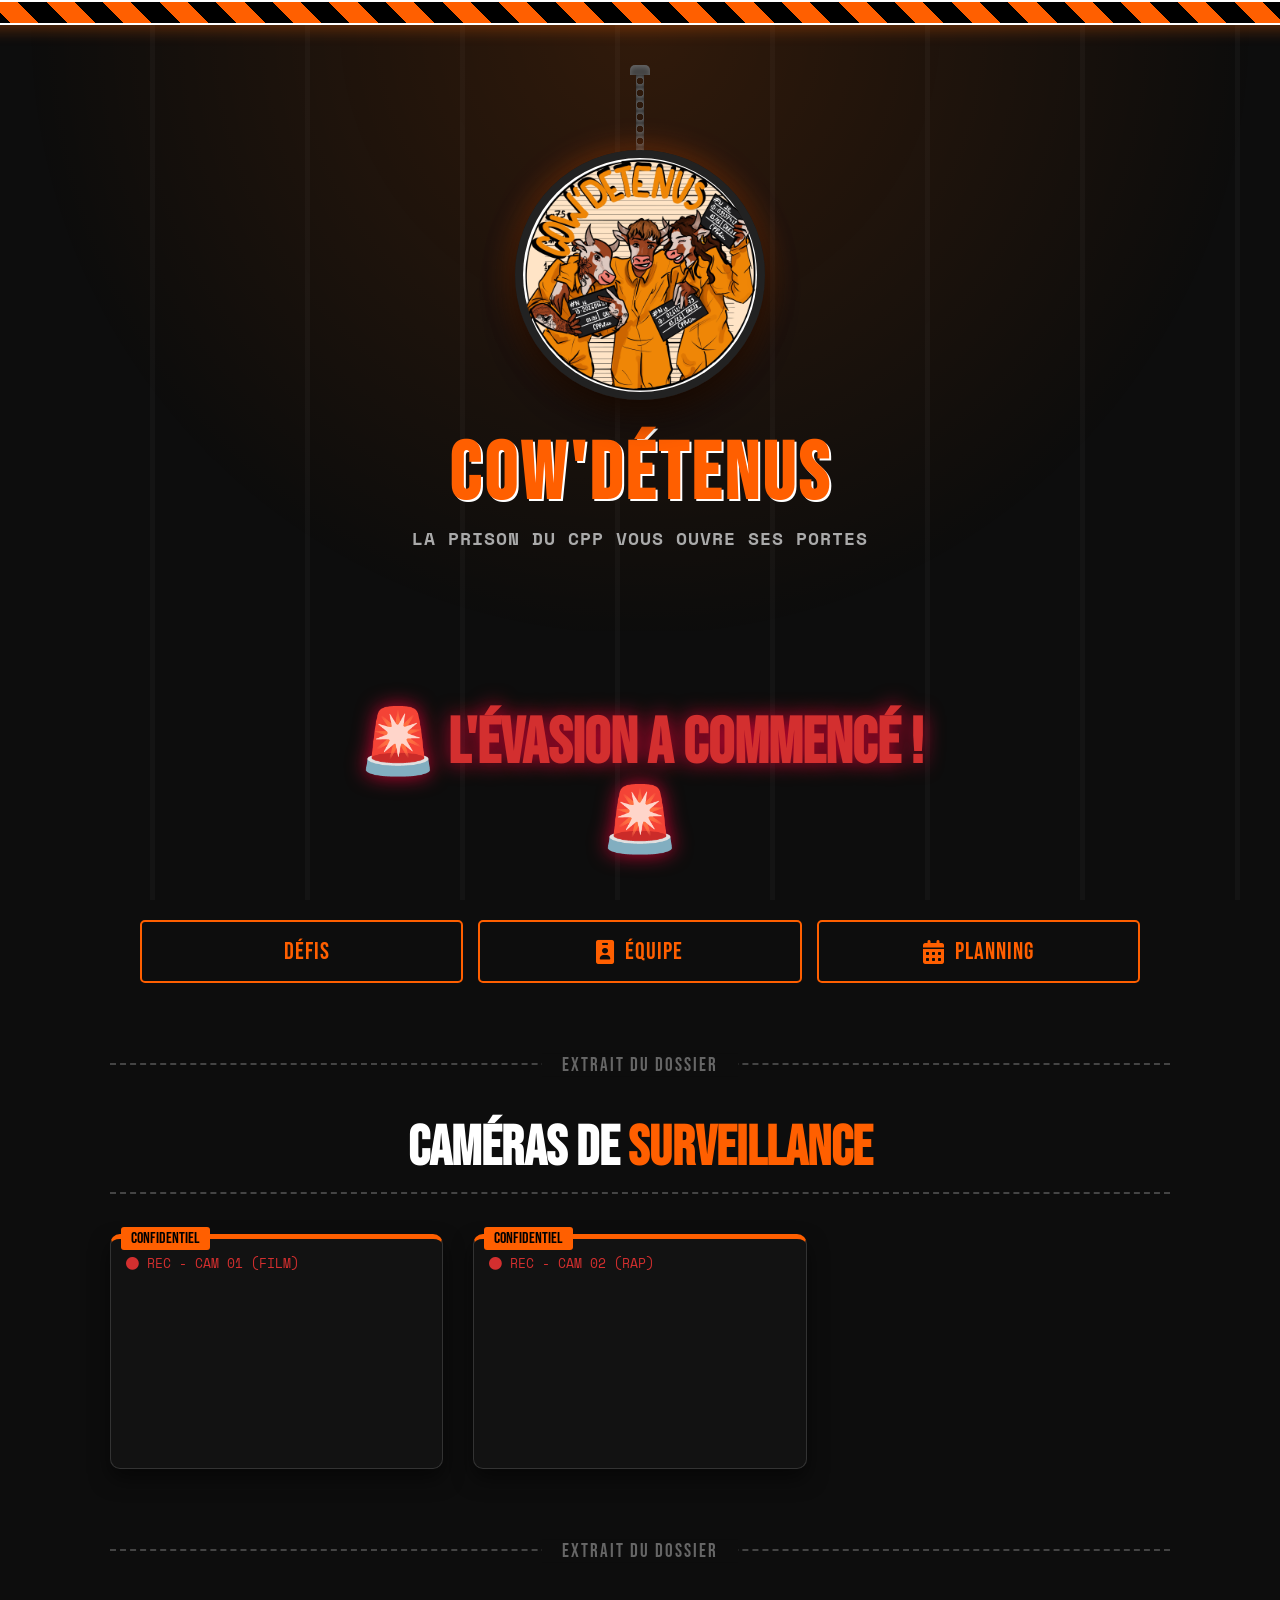
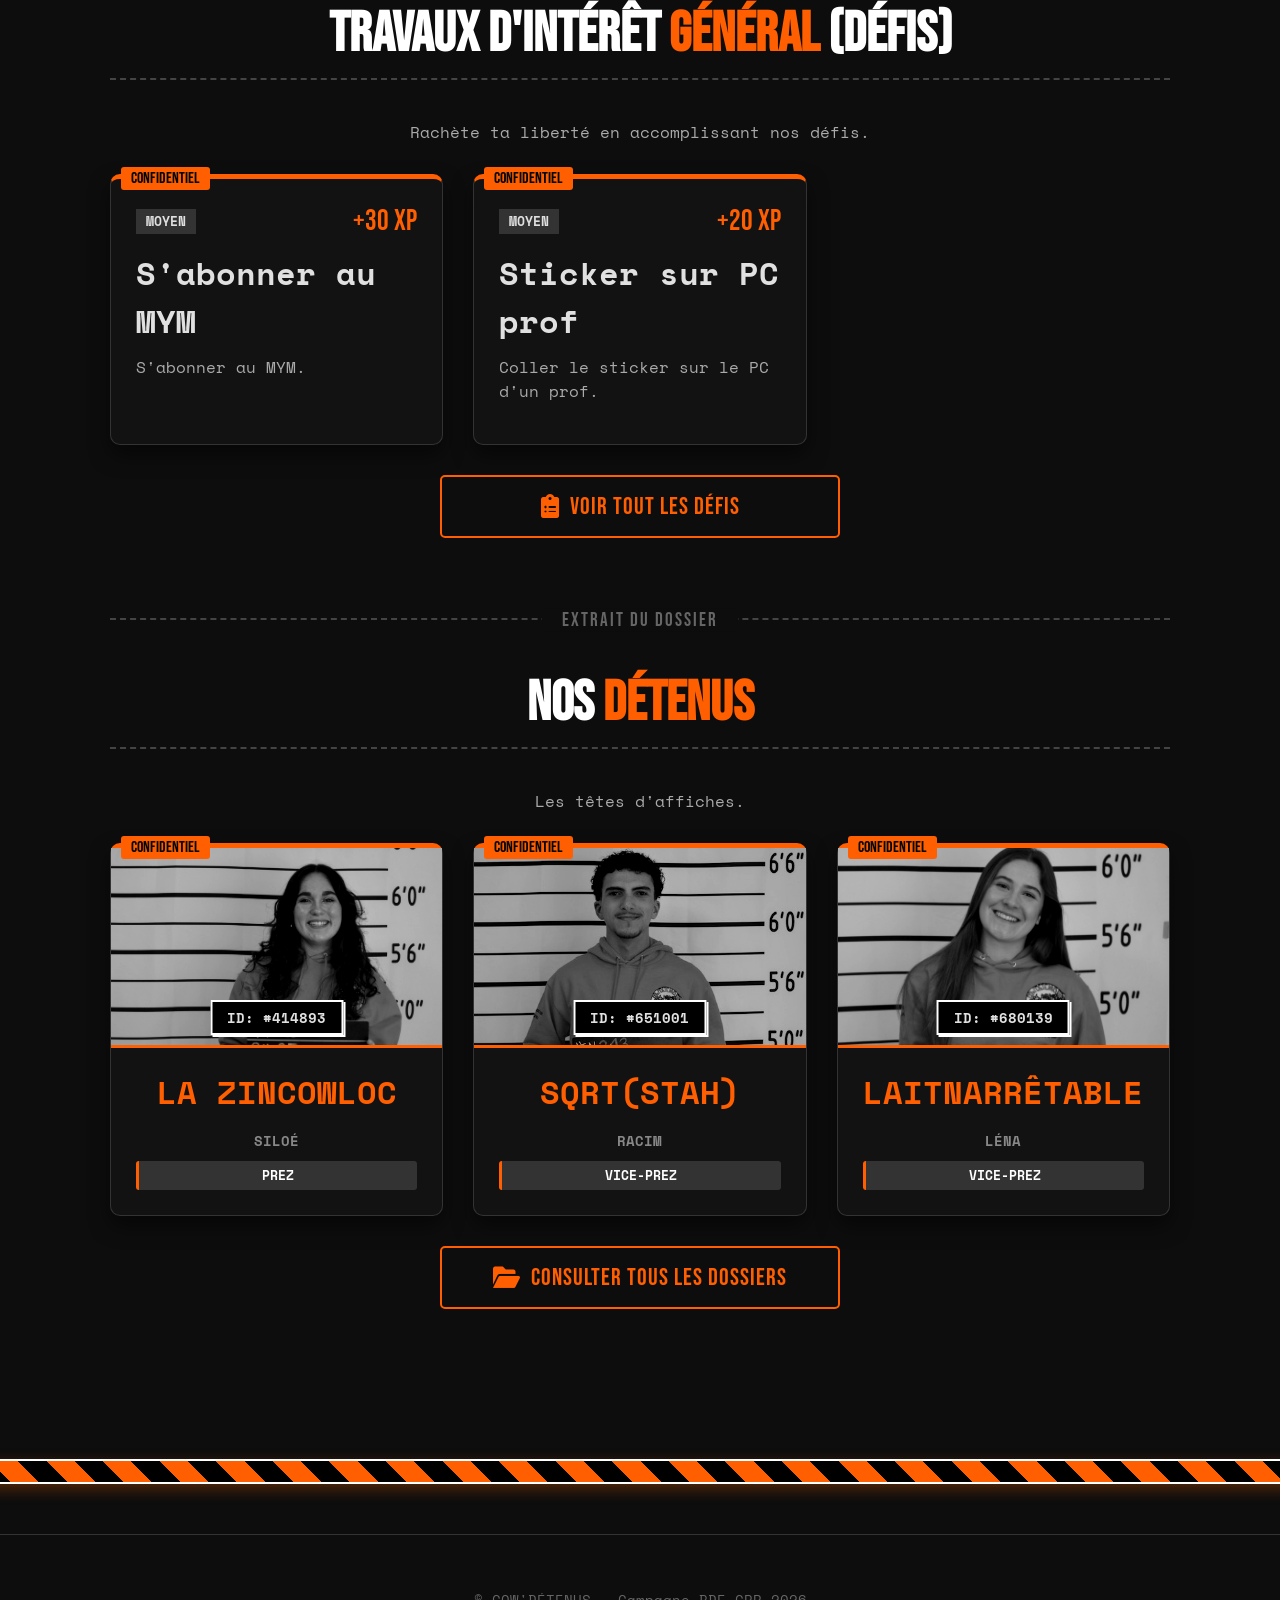
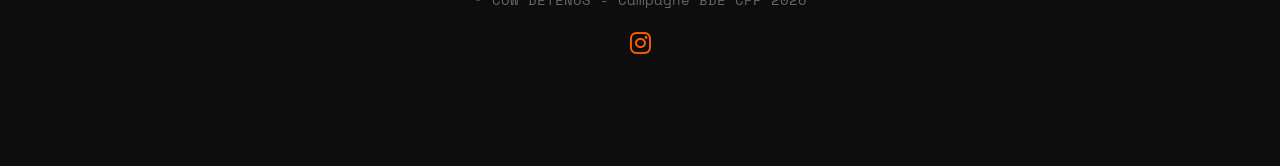
<file: index.html>
<!DOCTYPE html>
<html lang="fr">
<head>
    <meta charset="UTF-8">
    <meta name="viewport" content="width=device-width, initial-scale=1.0">
    <title>QCow'Détenus - QG Central</title>
    <link rel="stylesheet" href="style.css">
    <script src="donnees.js"></script>
    <link rel="stylesheet" href="https://cdnjs.cloudflare.com/ajax/libs/font-awesome/6.0.0/css/all.min.css">
    
    <style>
        .section-preview { 
            margin: clamp(40px, 8vw, 80px) 0; 
            padding-top: 50px;
            border-top: 2px dashed #444; 
            position: relative; 
        }
        .section-preview h2 {
            margin-top: 0;
        }
        .section-preview::before {
            content: "EXTRAIT DU DOSSIER"; 
            position: absolute; 
            top: 0;
            left: 50%; 
            transform: translate(-50%, -50%);
            background: var(--dark-bg); 
            padding: 0 20px; 
            color: #666;
            font-family: var(--font-title); 
            font-size: clamp(1rem, 3vw, 1.2rem); 
            letter-spacing: 2px; 
            white-space: nowrap;
            z-index: 5;
        }

        .btn-center { text-align: center; margin-top: 30px; }
        
        .mugshot-mini {
            height: 200px; position: relative; background-color: #222; overflow: hidden;
            background-image: repeating-linear-gradient(0deg, transparent, transparent 39px, #444 39px, #444 40px);
            border-bottom: 3px solid var(--prison-orange); margin: -25px -25px 20px -25px; width: calc(100% + 50px);
        }

        .countdown-container { 
            margin: 20px auto 50px auto; 
            max-width: 600px; 
            text-align: center; 
        }
        .countdown-title { 
            font-family: var(--font-title); 
            color: white; 
            font-size: clamp(1.5rem, 4vw, 2rem); 
            margin-bottom: 15px; 
            letter-spacing: 2px; 
        }
        .countdown-timer { 
            display: flex; 
            justify-content: center; 
            gap: clamp(10px, 3vw, 20px); 
            flex-wrap: wrap; 
        }
        .timer-block {
            background: var(--card-bg); 
            border: 2px dashed var(--prison-orange);
            border-radius: 5px; 
            padding: 15px; 
            min-width: clamp(70px, 15vw, 90px);
            box-shadow: 0 5px 15px rgba(0,0,0,0.8), inset 0 0 15px rgba(255, 95, 0, 0.1);
        }
        .timer-number { 
            font-family: var(--font-data); 
            font-weight: 700; 
            font-size: clamp(1.8rem, 5vw, 2.5rem); 
            color: var(--prison-orange); 
            display: block; 
            line-height: 1; 
            margin-bottom: 5px;
            text-shadow: 0 0 10px rgba(255, 95, 0, 0.5);
        }
        .timer-label { 
            font-size: 0.8rem; 
            color: #888; 
            text-transform: uppercase; 
            font-weight: bold; 
            font-family: var(--font-body); 
            letter-spacing: 1px;
        }
    </style>
</head>
<body>
    <div class="police-tape"></div>
    <header>
        <button id="burger-btn" class="burger-btn" onclick="toggleMenu()">
            <i class="fas fa-bars"></i>
        </button>

        <div class="pendulum-container">
            <div class="pendulum-chain"></div>
            <img src="assets/image0.jpeg" alt="Cow'Détenus" class="logo-img" onerror="this.src='https://via.placeholder.com/200x200/ff6600/000?text=COW'">
        </div>

        <h1>COW'DÉTENUS</h1>
        <p class="subtitle">La prison du CPP vous ouvre ses portes</p>
    </header>

    <nav id="mobile-menu" class="mobile-menu">
        <a href="defis.html" class="btn" onclick="toggleMenu()"><i class="fas fa-handcuffs"></i> Défis</a>
        <a href="equipage.html" class="btn" onclick="toggleMenu()"><i class="fas fa-id-badge"></i> La liste</a>
    </nav>

    <div class="container">
        
        <div class="countdown-container">
            <div class="countdown-title">ÉVASION MINP PRÉVUE DANS :</div>
            <div class="countdown-timer" id="timer">
                <div class="timer-block">
                    <span class="timer-number" id="days">00</span>
                    <span class="timer-label">Jours</span>
                </div>
                <div class="timer-block">
                    <span class="timer-number" id="hours">00</span>
                    <span class="timer-label">Heures</span>
                </div>
                <div class="timer-block">
                    <span class="timer-number" id="minutes">00</span>
                    <span class="timer-label">Min</span>
                </div>
                <div class="timer-block">
                    <span class="timer-number" id="seconds">00</span>
                    <span class="timer-label">Sec</span>
                </div>
            </div>
        </div>

        <div class="nav-grid">
            <a href="defis.html" class="btn"><i class="fas fa-handcuffs"></i> Défis</a>
            <a href="equipage.html" class="btn"><i class="fas fa-id-badge"></i> Équipe</a>
            <a href="planning.html" class="btn"><i class="fas fa-calendar-alt"></i> Planning</a>
        </div>

        <section class="section-preview">
            <h2>Caméras de <span>Surveillance</span></h2>
            <div class="grid-layout">
                <div class="card" style="padding: 15px;">
                    <div style="font-family: var(--font-data); color: var(--siren-red); font-size: 0.8rem; margin-bottom: 10px;">
                        <i class="fas fa-circle siren-effect"></i> REC - CAM 01 (FILM)
                    </div>
                    <div class="video-container">
                        <iframe src="https://www.youtube.com/embed/fbhBoxJP1WM" frameborder="0" allowfullscreen></iframe>
                    </div>
                </div>
                <div class="card" style="padding: 15px;">
                    <div style="font-family: var(--font-data); color: var(--siren-red); font-size: 0.8rem; margin-bottom: 10px;">
                        <i class="fas fa-circle siren-effect"></i> REC - CAM 02 (RAP)
                    </div>
                    <div class="video-container">
                        <iframe src="https://www.youtube.com/embed/qonCYBpPadk" frameborder="0" allowfullscreen></iframe>
                    </div>
                </div>
            </div>
        </section>

        <section class="section-preview">
            <h2>Travaux d'Intérêt <span>Général</span> (Défis)</h2>
            <p style="text-align: center; color: #aaa; margin-bottom: 30px;">Rachète ta liberté en accomplissant nos défis.</p>
            <div class="grid-layout" id="preview-defis"></div>
            <div class="btn-center">
                <a href="defis.html" class="btn" style="max-width: 400px; margin: 0 auto;"><i class="fas fa-clipboard-list"></i> Voir tout les défis</a>
            </div>
        </section>

        <section class="section-preview">
            <h2>Nos <span>Détenus</span></h2>
            <p style="text-align: center; color: #aaa; margin-bottom: 30px;">Les têtes d'affiches.</p>
            <div class="grid-layout" id="preview-equipage" style="grid-template-columns: repeat(auto-fit, minmax(250px, 1fr));"></div>
            <div class="btn-center">
                <a href="equipage.html" class="btn" style="max-width: 400px; margin: 0 auto;"><i class="fas fa-folder-open"></i> Consulter tous les dossiers</a>
            </div>
        </section>
    </div>
    
    <div class="police-tape" style="margin-top: 50px;"></div>
    <footer>
        <p>© COW'DÉTENUS - Campagne BDE CPP 2026</p>
        <p style="margin-top: 15px;">
            <a href="https://www.instagram.com/les_cowdetenus" target="_blank" style="color: var(--prison-orange); font-size: 1.5rem; margin: 0 10px;"><i class="fab fa-instagram"></i></a>
        </p>
    </footer>

    <script>
        function toggleMenu() {
            const menu = document.getElementById('mobile-menu');
            const icon = document.getElementById('burger-btn').querySelector('i');
            
            menu.classList.toggle('open');
            
            if (menu.classList.contains('open')) {
                icon.classList.remove('fa-bars');
                icon.classList.add('fa-times');
                document.body.style.overflow = 'hidden';
            } else {
                icon.classList.remove('fa-times');
                icon.classList.add('fa-bars');
                document.body.style.overflow = 'auto';
            }
        }

        document.addEventListener("DOMContentLoaded", () => {
            
            const countDownDate = new Date("Mar 20, 2026 20:00:00").getTime();
            
            const countdownTimer = setInterval(function() {
                const now = new Date().getTime();
                const distance = countDownDate - now;

                const days = Math.floor(distance / (1000 * 60 * 60 * 24));
                const hours = Math.floor((distance % (1000 * 60 * 60 * 24)) / (1000 * 60 * 60));
                const minutes = Math.floor((distance % (1000 * 60 * 60)) / (1000 * 60));
                const seconds = Math.floor((distance % (1000 * 60)) / 1000);

                document.getElementById("days").innerText = days < 10 ? "0" + days : days;
                document.getElementById("hours").innerText = hours < 10 ? "0" + hours : hours;
                document.getElementById("minutes").innerText = minutes < 10 ? "0" + minutes : minutes;
                document.getElementById("seconds").innerText = seconds < 10 ? "0" + seconds : seconds;

                if (distance < 0) {
                    clearInterval(countdownTimer);
                    document.querySelector(".countdown-container").innerHTML = `
                        <h2 style='color:var(--siren-red); font-size:clamp(2rem, 6vw, 4rem); text-shadow: 0 0 20px rgba(255,0,60,0.8); border:none;' class='siren-effect'>
                            🚨 L'ÉVASION A COMMENCÉ ! 🚨
                        </h2>
                    `;
                }
            }, 1000);


            const defisContainer = document.getElementById('preview-defis');
            if(SITE_DATA && SITE_DATA.defis) {
                SITE_DATA.defis.slice(0, 2).forEach(defi => {
                    defisContainer.innerHTML += `
                        <div class="card">
                            <div style="display:flex; justify-content:space-between; align-items:center; margin-bottom: 10px;">
                                <span style="background:#333; padding:3px 10px; font-weight:bold; font-size:0.8rem; text-transform:uppercase;">${defi.categorie}</span>
                                <span style="color:var(--prison-orange); font-family:var(--font-title); font-size:1.8rem;">+${defi.points} XP</span>
                            </div>
                            <h3 style="font-size: clamp(1.5rem, 5vw, 2rem); margin:0 0 10px 0;">${defi.titre}</h3>
                            <p style="flex-grow:1; color:#aaa; margin-top:0; font-size: clamp(0.8rem, 3vw, 1rem);">${defi.desc}</p>
                        </div>`;
                });
            }

            const equipageContainer = document.getElementById('preview-equipage');
            if(SITE_DATA && SITE_DATA.equipage) {
                SITE_DATA.equipage.slice(0, 3).forEach(inmate => {
                    const ecrouId = Math.floor(100000 + Math.random() * 900000); 
                    equipageContainer.innerHTML += `
                        <div class="card" style="text-align:center;">
                            <div class="mugshot-mini">
                                <img src="${inmate.img}" style="width: 100%; height: 100%; object-fit: cover; object-position: center; filter: grayscale(100%) contrast(1.2);" onerror="this.src='https://via.placeholder.com/300x300/333/666?text=NO+PHOTO'">
                                <div style="position: absolute; bottom: 10px; left: 50%; transform: translateX(-50%); background: #000; border: 2px solid #fff; padding: 5px 15px; font-family: var(--font-data); font-size: 0.9rem; font-weight: bold; box-shadow: 2px 2px 0 #fff; white-space: nowrap;">ID: #${ecrouId}</div>
                            </div>
                            <h3 style="margin:0; font-size: clamp(1.5rem, 5vw, 2rem); color:var(--prison-orange);">${inmate.pseudo}</h3>
                            <p style="color: #888; font-weight: bold; margin-bottom: 10px; font-size: 0.9rem; text-transform: uppercase;">${inmate.nom}</p>
                            <span style="display: inline-block; background: #333; color: white; padding: 5px 15px; border-radius: 3px; font-size: 0.8rem; font-weight: 900; border-left: 3px solid var(--prison-orange); text-transform: uppercase;">${inmate.role}</span>
                        </div>`;
                });
            }
        });
    </script>
</body>
</html>
</file>
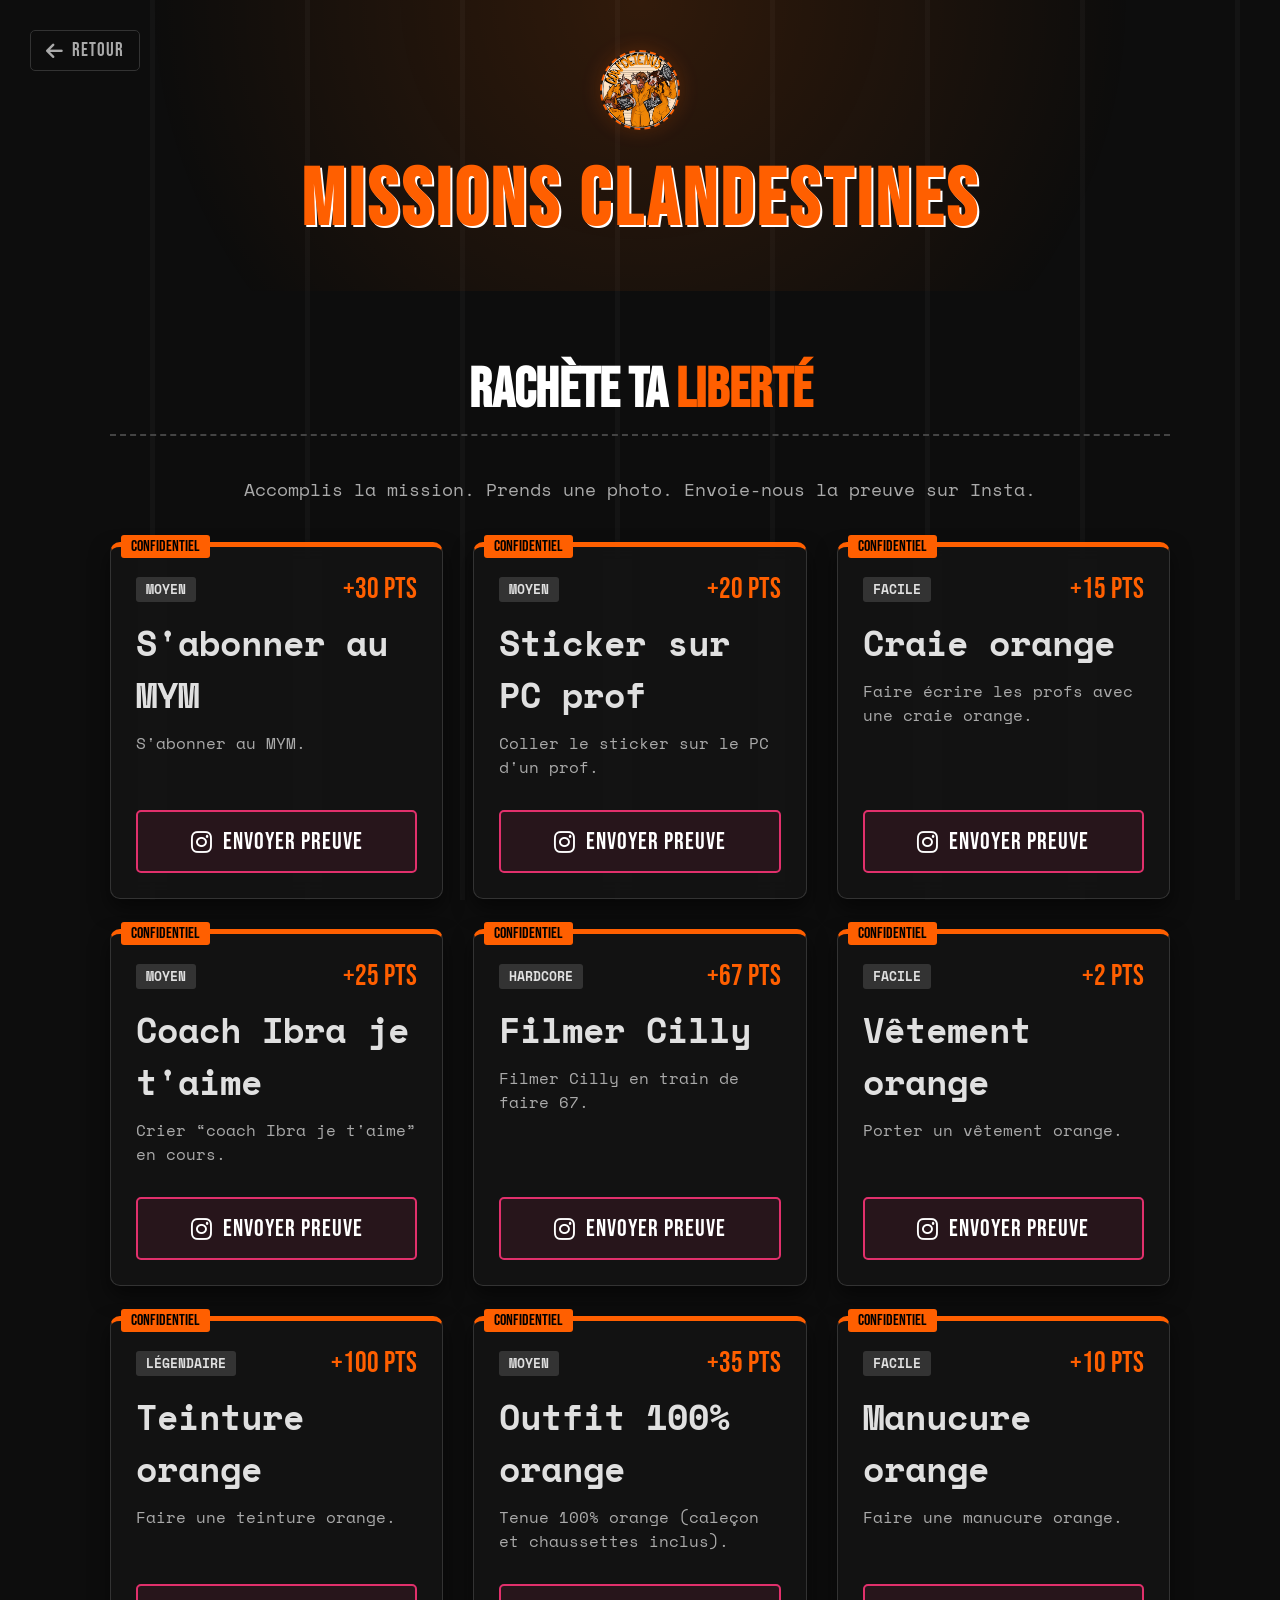
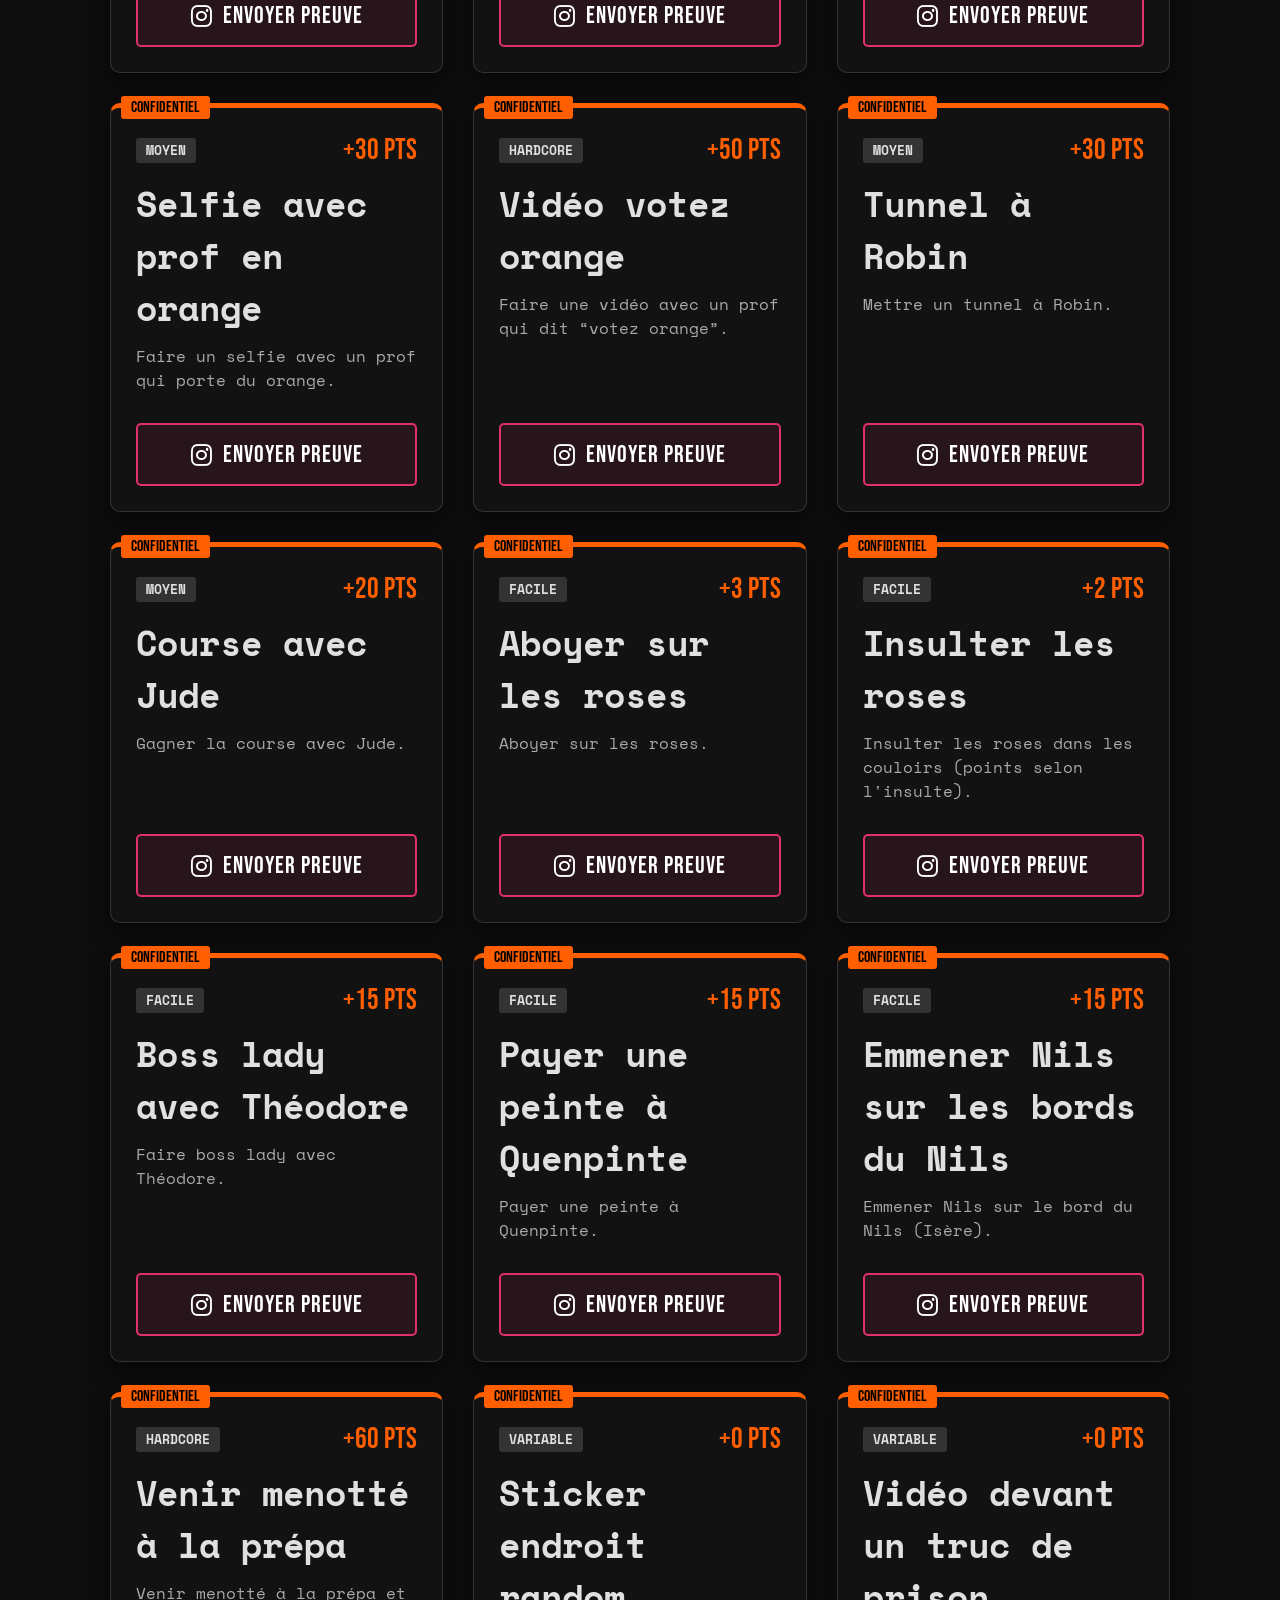
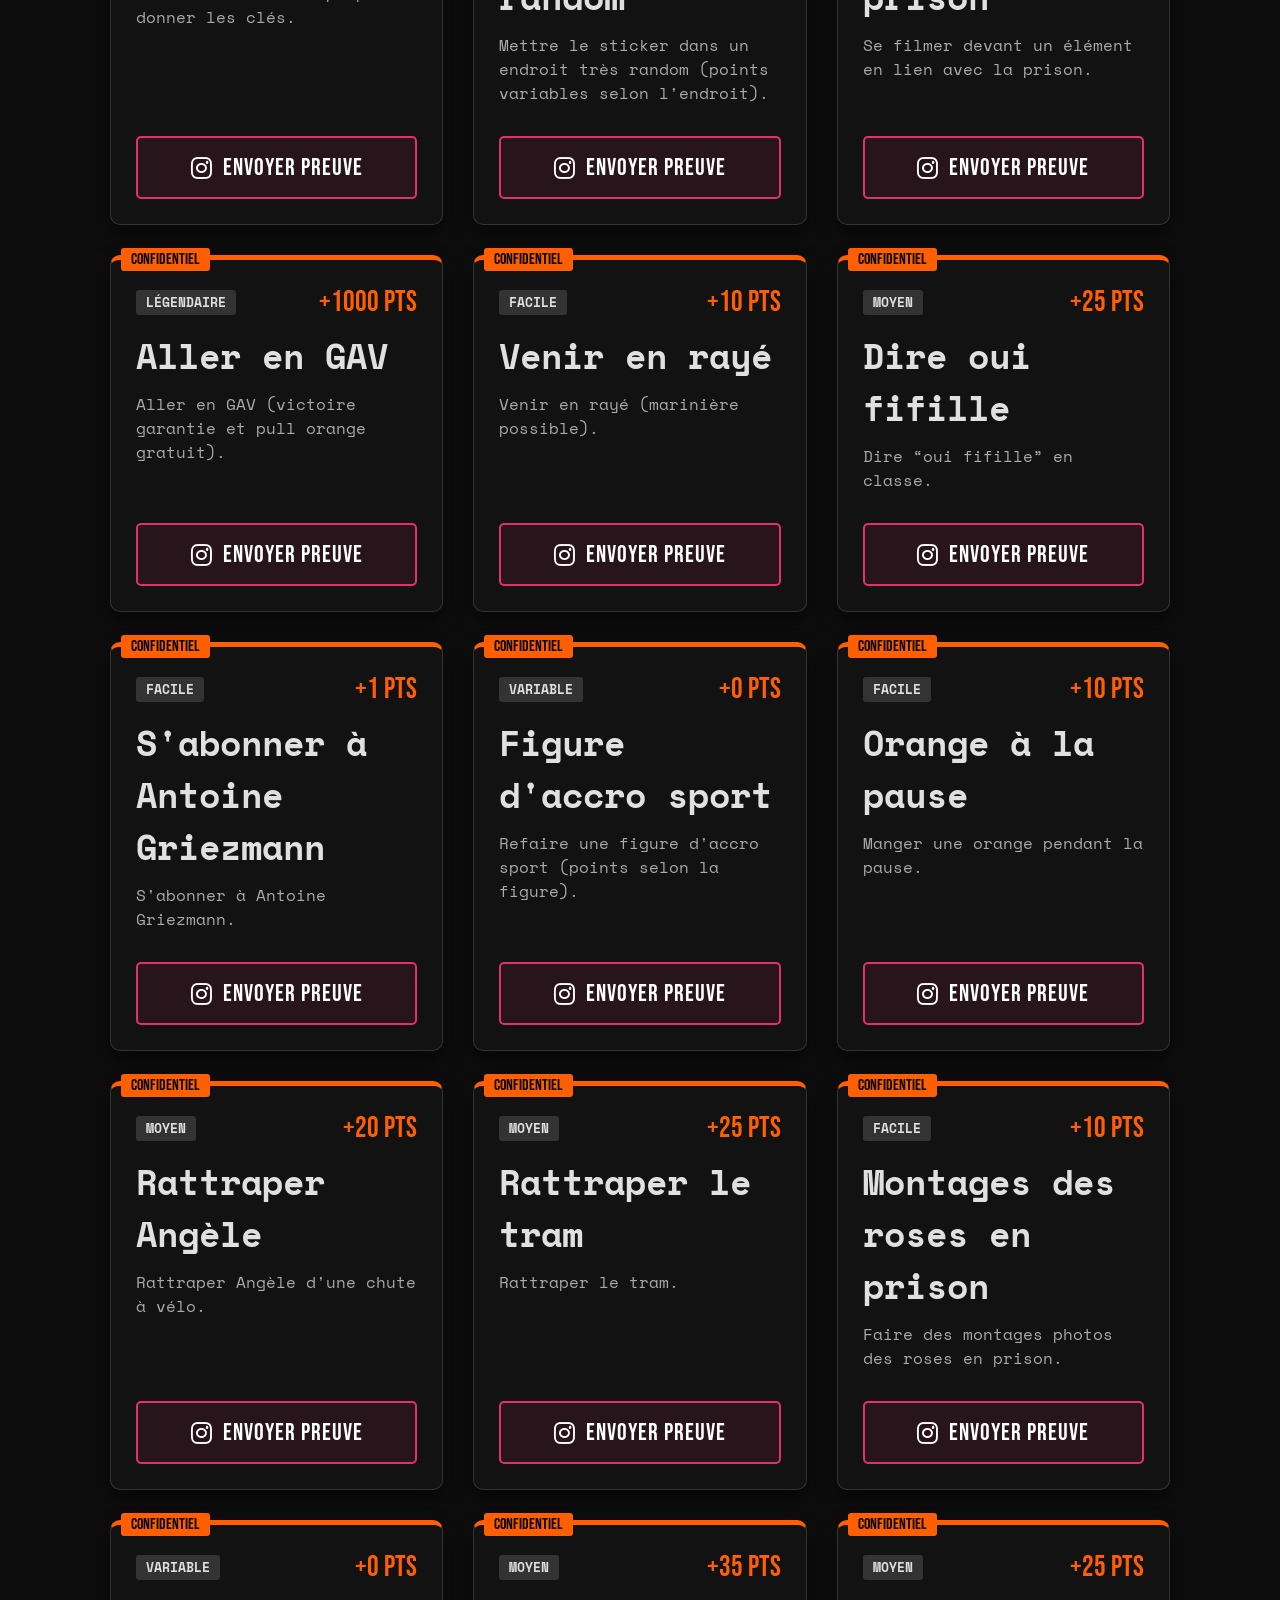
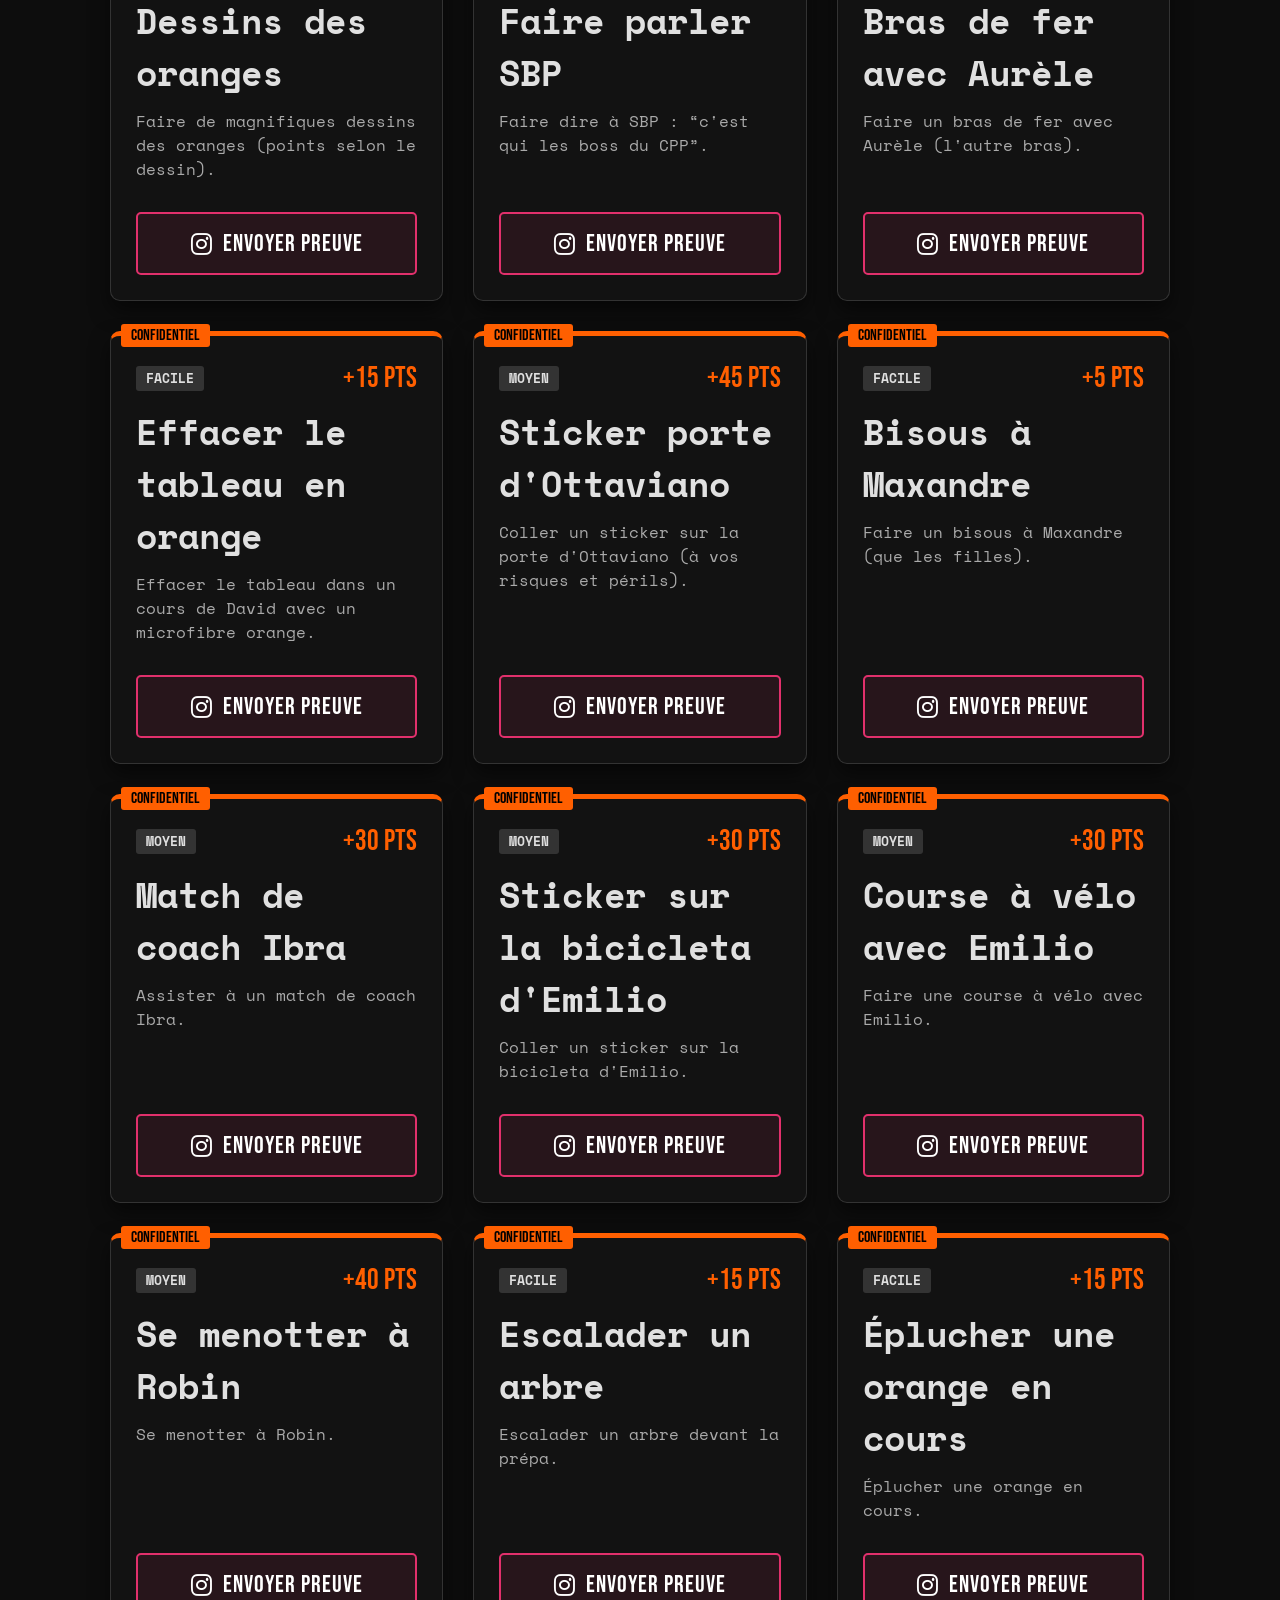
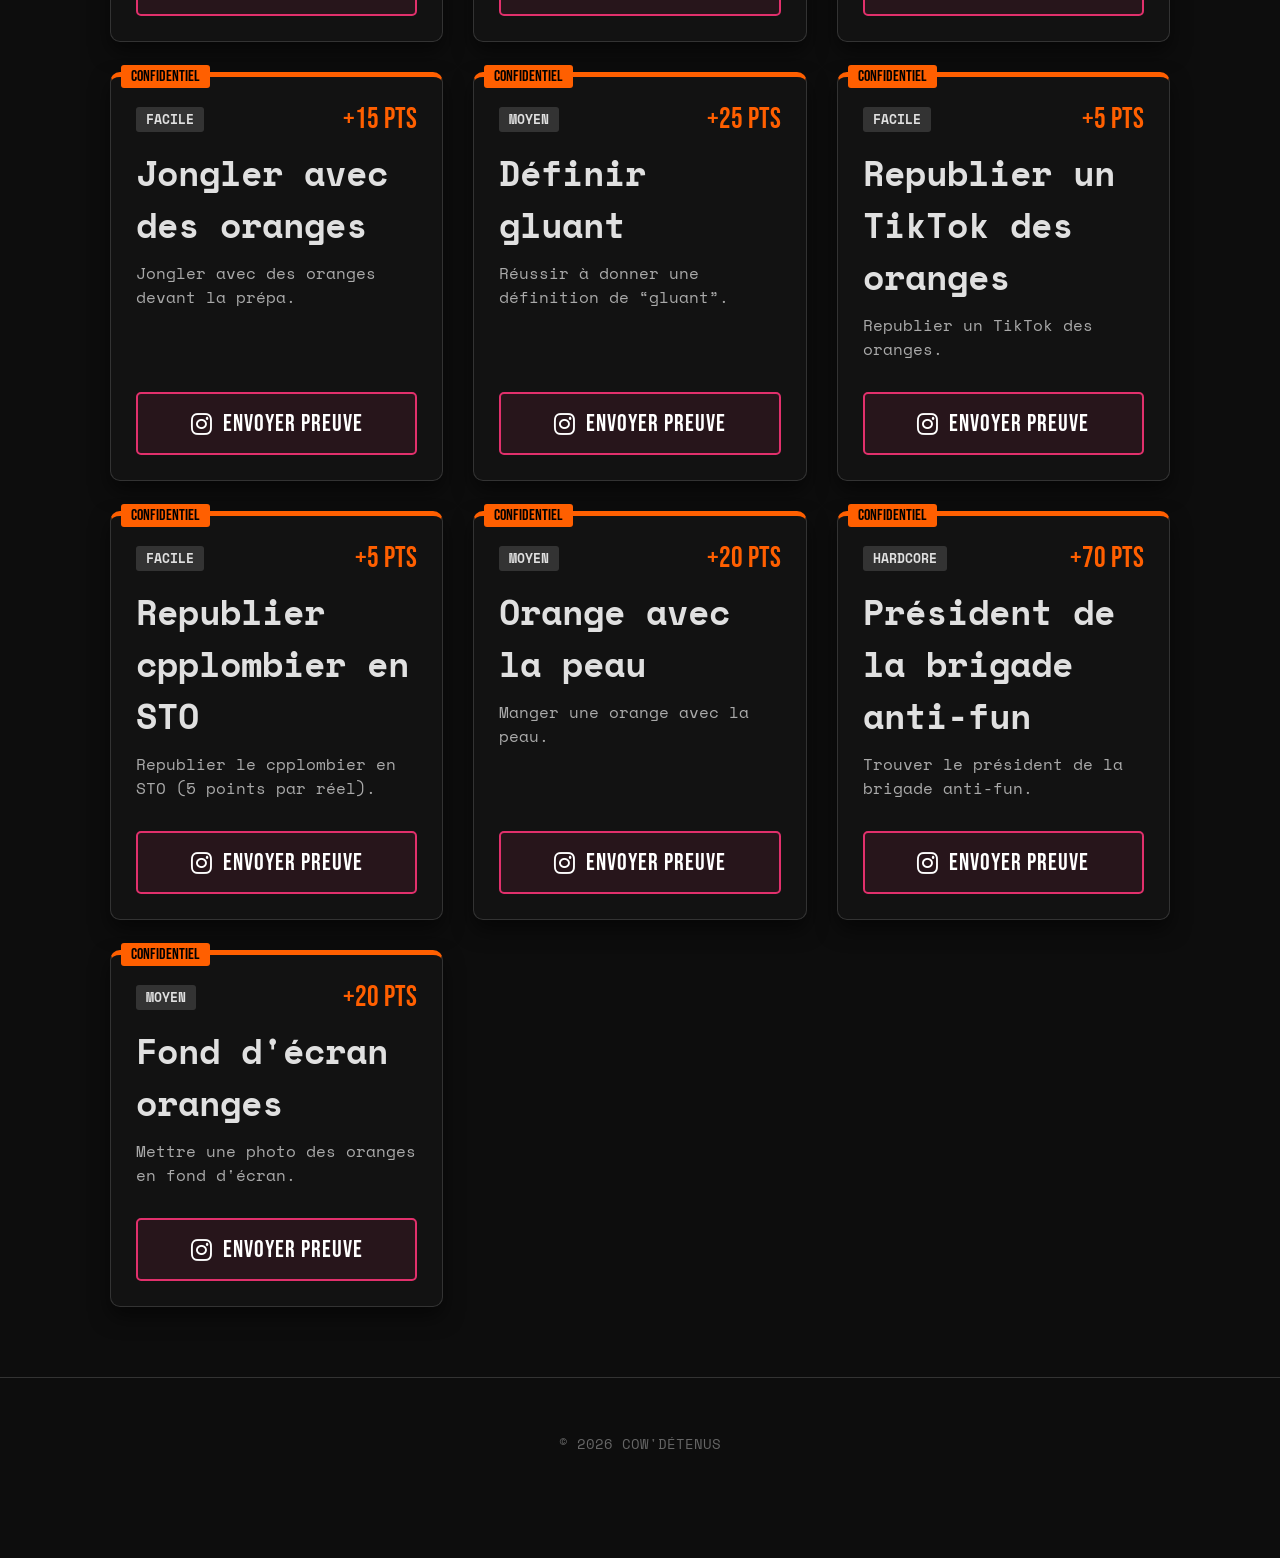
<file: defis.html>
<!DOCTYPE html>
<html lang="fr">
<head>
    <meta charset="UTF-8">
    <meta name="viewport" content="width=device-width, initial-scale=1.0">
    <title>Défis - Cow'Détenus</title>
    <link rel="stylesheet" href="style.css">
    <link rel="stylesheet" href="https://cdnjs.cloudflare.com/ajax/libs/font-awesome/6.0.0/css/all.min.css">
    <script src="donnees.js"></script>
    <style>
        .btn-back {
            position: absolute;
            top: clamp(15px, 3vw, 30px);
            left: clamp(15px, 3vw, 30px);
            display: inline-flex; align-items: center; gap: 8px;
            background: var(--dark-bg); color: var(--text-muted);
            border: 1px solid #333; border-radius: 5px;
            padding: 8px 15px; font-family: var(--font-title); font-size: 1.2rem;
            letter-spacing: 1px; text-decoration: none; transition: 0.3s ease; z-index: 10;
        }
        .btn-back:hover {
            color: var(--prison-orange); border-color: var(--prison-orange);
            background: rgba(255, 95, 0, 0.1); transform: translateX(-5px);
        }
        .mini-logo {
            width: 80px; height: 80px; border-radius: 50%;
            border: 2px dashed var(--prison-orange);
            box-shadow: 0 0 20px rgba(255, 95, 0, 0.2);
            object-fit: cover; margin-bottom: 10px;
        }
        
        @media (max-width: 768px) {
            .btn-back { 
                position: absolute; 
                top: 20px; 
                left: 20px; 
                padding: 10px 15px; 
                margin-bottom: 0;
            }
            .btn-back span { display: none; }
            header { display: flex; flex-direction: column; align-items: center; padding-top: 50px; }
        }
    </style>
</head>
<body>
    <header style="position: relative;">
        <a href="index.html" class="btn-back"><i class="fas fa-arrow-left"></i> <span>Retour</span></a>
        <img src="assets/image0.jpeg" alt="Logo" class="mini-logo" onerror="this.src='https://via.placeholder.com/80x80/ff6600/000?text=COW'">
        <h1>MISSIONS CLANDESTINES</h1>
    </header>

    <div class="container">
        <h2>Rachète ta <span>Liberté</span></h2>
        <p style="text-align:center; color:#aaa; margin-bottom: 40px; font-size: 1.1rem;">Accomplis la mission. Prends une photo. Envoie-nous la preuve sur Insta.</p>
        
        <div class="grid-layout" id="defis-grid"></div>
    </div>

    <footer><p>© 2026 COW'DÉTENUS</p></footer>

    <script>
        window.onload = () => {
            const container = document.getElementById('defis-grid');
            const lienInsta = "https://www.instagram.com/les_cowdetenus"; 

            if(SITE_DATA && SITE_DATA.defis) {
                SITE_DATA.defis.forEach(defi => {
                    let imgHTML = defi.image ? `<img src="${defi.image}" style="width:calc(100% + 50px); height:200px; object-fit:cover; object-position: center; border-bottom: 2px dashed #444; margin: -25px -25px 15px -25px;">` : '';
                    
                    container.innerHTML += `
                        <div class="card" style="display:flex; flex-direction:column;">
                            ${imgHTML}
                            <div style="display:flex; justify-content:space-between; align-items:center; margin-bottom: 10px; flex-wrap: wrap; gap: 10px;">
                                <span style="background:#333; padding:3px 10px; font-weight:bold; font-size:0.8rem; text-transform:uppercase; border-radius: 3px;">${defi.categorie}</span>
                                <span style="color:var(--prison-orange); font-family:var(--font-title); font-size:1.8rem;">+${defi.points} PTS</span>
                            </div>
                            <h3 style="font-size: clamp(1.5rem, 5vw, 2.2rem); margin:0 0 10px 0;">${defi.titre}</h3>
                            <p style="flex-grow:1; color:#aaa; margin-top:0;">${defi.desc}</p>
                            
                            <a href="${lienInsta}" target="_blank" class="btn" style="width:100%; margin-top:15px; border-color:#E1306C; color:#fff; background-color: rgba(225, 48, 108, 0.1);">
                                <i class="fab fa-instagram"></i> Envoyer Preuve
                            </a>
                        </div>
                    `;
                });
            }
        };
    </script>
</body>
</html>
</file>
<file: style.css>
@import url('https://fonts.googleapis.com/css2?family=Bebas+Neue&family=Space+Mono:ital,wght@0,400;0,700;1,400&display=swap');

:root {
    --prison-orange: #FF5F00;
    --prison-dark: #1a1a1a;
    --prison-orange-glow: rgba(255, 95, 0, 0.4);
    --siren-red: #d32f2f;
    --dark-bg: #0d0d0d;
    --card-bg: rgba(20, 20, 20, 0.85);
    --text-main: #e0e0e0;
    --text-muted: #aaaaaa;
    --font-title: 'Bebas Neue', sans-serif;
    --font-data: 'Space Mono', monospace;
}

* { box-sizing: border-box; }
::selection { background: var(--prison-orange); color: black; }

body {
    margin: 0; padding: 0;
    background-color: var(--dark-bg);
    color: var(--text-main);
    font-family: var(--font-data);
    overflow-x: hidden;
    min-height: 100vh;
    padding-bottom: 50px;
}

body::after {
    content: ""; position: fixed; top: 0; left: 0; width: 100%; height: 100%;
    background-image: repeating-linear-gradient(90deg, transparent, transparent 150px, rgba(255,255,255,0.03) 150px, rgba(255,255,255,0.03) 155px);
    z-index: -2; pointer-events: none;
}

.police-tape {
    background: repeating-linear-gradient(45deg, #000, #000 20px, var(--prison-orange) 20px, var(--prison-orange) 40px);
    height: clamp(15px, 3vw, 25px); width: 200%;
    position: relative; left: -50%;
    border-top: 2px solid #fff; border-bottom: 2px solid #fff;
    animation: tape-scroll 4s linear infinite;
    z-index: 50;
    box-shadow: 0 5px 15px rgba(255, 102, 0, 0.3);
}
@keyframes tape-scroll { 100% { transform: translateX(56px); } }

/* --- HEADER --- */
header {
    text-align: center; 
    padding: clamp(20px, 5vw, 50px) 20px;
    background: radial-gradient(circle at 50% 0%, rgba(255, 102, 0, 0.15) 0%, transparent 70%);
}

/* --- ANIMATION PENDULE (BOULET DE PRISONNIER) --- */
.pendulum-container {
    /* Le conteneur global qui va balancer */
    display: inline-flex;
    flex-direction: column;
    align-items: center;
    /* L'axe de rotation est tout en haut au centre (là où la chaîne est attachée au "plafond") */
    transform-origin: top center;
    animation: swing 4s ease-in-out infinite alternate;
    margin-bottom: 20px;
}

/* La chaîne du boulet */
.pendulum-chain {
    width: 8px;
    height: 80px; /* Longueur de la chaîne */
    /* Motif pour simuler les maillons d'une chaîne sombre */
    background-image: radial-gradient(circle at 50% 50%, transparent 40%, #555 50%, #333 100%);
    background-size: 8px 12px;
    background-repeat: repeat-y;
    position: relative;
    z-index: 1;
}

/* L'attache métallique au plafond */
.pendulum-chain::before {
    content: "";
    position: absolute;
    top: -10px;
    left: 50%;
    transform: translateX(-50%);
    width: 20px;
    height: 10px;
    background: #444;
    border-radius: 5px 5px 0 0;
    box-shadow: inset 0 2px 5px rgba(255,255,255,0.2);
}

/* Le Logo (Le Boulet) */
.logo-img {
    width: clamp(150px, 40vw, 250px); 
    border-radius: 50%; 
    /* Bordure épaisse style métal lourd / boulet */
    border: 8px solid #222;
    box-shadow: 
        inset 0 0 20px rgba(0,0,0,0.8), /* Ombre interne pour l'effet sphère */
        0 15px 30px rgba(0,0,0,0.8),    /* Ombre portée au sol */
        0 0 30px rgba(255, 95, 0, 0.4); /* Glow orange */
    /* On annule l'ancienne animation slow-spin si elle y était */
    animation: none; 
    margin-top: -5px; /* Pour lier visuellement la chaîne au boulet */
    z-index: 2;
    position: relative;
}

/* L'anneau d'attache sur le boulet */
.logo-img::before {
    content: "";
    position: absolute;
    top: -15px;
    left: 50%;
    transform: translateX(-50%);
    width: 30px;
    height: 20px;
    border: 5px solid #333;
    border-radius: 50% 50% 0 0;
    z-index: -1;
}

/* L'animation de balancier */
@keyframes swing {
    0% { transform: rotate(15deg); }
    100% { transform: rotate(-15deg); }
}

@keyframes slow-spin { 100% { transform: rotate(360deg); } }

/* Typographie fluide */
h1 {
    font-family: var(--font-title); 
    font-size: clamp(3rem, 10vw, 5rem); 
    margin: 15px 0 0 0;
    color: var(--prison-orange); letter-spacing: clamp(1px, 2vw, 4px);
    text-shadow: 2px 2px 0 #fff;
    line-height: 1;
}
.subtitle { 
    font-size: clamp(0.8rem, 3vw, 1.1rem); 
    font-weight: 700; margin-top: 10px; margin-bottom: 30px; 
    color: var(--text-muted); text-transform: uppercase; letter-spacing: 1px;
}
h2 {
    font-family: var(--font-title); 
    font-size: clamp(2rem, 8vw, 3.5rem); 
    text-align: center;
    color: #fff; border-bottom: 2px dashed #444; padding-bottom: 10px; margin-bottom: clamp(20px, 5vw, 40px);
}
h2 span { color: var(--prison-orange); }

.container { max-width: 1100px; margin: 0 auto; padding: 20px; width: 100%; }

/* --- BOUTONS --- */
.btn {
    display: flex; align-items: center; justify-content: center; gap: 10px;
    padding: clamp(10px, 2vw, 15px) clamp(15px, 3vw, 30px);
    background: transparent; color: var(--prison-orange);
    font-family: var(--font-title); 
    font-size: clamp(1.2rem, 4vw, 1.5rem); 
    letter-spacing: 1px; text-decoration: none; 
    border: 2px solid var(--prison-orange); border-radius: 5px; 
    transition: 0.3s; cursor: pointer; text-align: center;
    position: relative; overflow: hidden;
    width: 100%;
}
.btn::before {
    content: ""; position: absolute; top: 0; left: -100%; width: 100%; height: 100%;
    background: var(--prison-orange); transition: 0.3s; z-index: -1;
}
.btn:hover::before { left: 0; }
.btn:hover { color: #000; box-shadow: 0 0 20px var(--prison-orange); transform: translateY(-3px); }

/* --- GRILLES ET CARTES --- */
.grid-layout { 
    display: grid; 
    grid-template-columns: repeat(auto-fill, minmax(280px, 1fr)); 
    gap: clamp(15px, 4vw, 30px); 
}

/* Grille spécifique pour les 4 boutons du menu principal */
.nav-grid {
    display: grid;
    grid-template-columns: repeat(3, 1fr); /* 3 colonnes sur PC */
    gap: 15px;
    margin: clamp(20px, 5vw, 50px) auto; /* Le "auto" permet de centrer la grille */
    max-width: 1000px;
}

.card {
    background: var(--card-bg);
    border: 1px solid #333; border-top: 5px solid var(--prison-orange);
    border-radius: 10px; padding: clamp(15px, 4vw, 25px);
    backdrop-filter: blur(10px); transition: 0.3s; position: relative;
    box-shadow: 0 10px 20px rgba(0,0,0,0.5);
    display: flex; flex-direction: column;
}
.card::before {
    content: "CONFIDENTIEL"; position: absolute; top: -12px; left: 10px;
    background: var(--prison-orange); color: #000; font-family: var(--font-title);
    padding: 2px 10px; font-size: clamp(0.8rem, 2vw, 1rem); border-radius: 3px; z-index: 10;
}
.card:hover { transform: translateY(-5px); border-color: var(--prison-orange); box-shadow: 0 10px 30px rgba(255, 102, 0, 0.2); }

/* Tags statuts */
.status-badge {
    position: absolute; top: 15px; right: 15px; padding: 5px 10px;
    font-family: var(--font-title); font-size: clamp(0.9rem, 3vw, 1.2rem); letter-spacing: 1px; z-index: 5;
}
.bg-payant { background: #fff; color: #000; }
.bg-gratuit { background: var(--prison-orange); color: #000; }
.bg-rupture { background: var(--siren-red); color: #fff; transform: rotate(15deg); border: 2px solid #fff; }

.siren-effect { animation: siren 1s infinite alternate; }
@keyframes siren { from { box-shadow: 0 0 10px rgba(255,0,60,0.2); } to { box-shadow: 0 0 30px rgba(255,0,60,0.8); border-color: var(--siren-red); } }

footer {
    text-align: center; padding: clamp(20px, 5vw, 40px); background-color: var(--dark-bg);
    font-size: 0.9rem; color: #666; margin-top: 50px; border-top: 1px solid #333;
}

.video-container {
    position: relative; padding-bottom: 56.25%; height: 0; overflow: hidden; border-radius: 5px;
}
.video-container iframe {
    position: absolute; top: 0; left: 0; width: 100%; height: 100%;
}

/* --- MENU MOBILE BURGER --- */
.burger-btn {
    display: none;
    position: absolute;
    top: 20px;
    right: 20px;
    background: var(--card-bg);
    color: var(--prison-orange);
    border: 2px solid var(--prison-orange);
    font-size: 1.5rem;
    padding: 8px 12px;
    border-radius: 5px;
    cursor: pointer;
    z-index: 1001; /* Toujours au-dessus du menu */
}

.mobile-menu {
    display: none;
}

@media (max-width: 768px) {
    /* Masquer la grille normale sur mobile */
    .nav-grid { display: none; }
    
    /* Afficher le bouton burger */
    .burger-btn { display: block; }
    
    /* Style du menu overlay plein écran */
    .mobile-menu {
        display: flex;
        position: fixed;
        top: 0; left: 0; width: 100%; height: 100vh;
        background: rgba(10, 10, 10, 0.95);
        backdrop-filter: blur(10px);
        flex-direction: column;
        align-items: center;
        justify-content: center;
        gap: 20px;
        z-index: 1000;
        transform: translateY(-100%);
        transition: transform 0.3s ease-in-out;
    }
    
    /* Classe ajoutée en JS pour ouvrir le menu */
    .mobile-menu.open {
        transform: translateY(0);
    }
    
    .mobile-menu .btn {
        width: 80%;
        max-width: 300px;
        font-size: 1.5rem;
        padding: 15px;
    }
}
</file>
